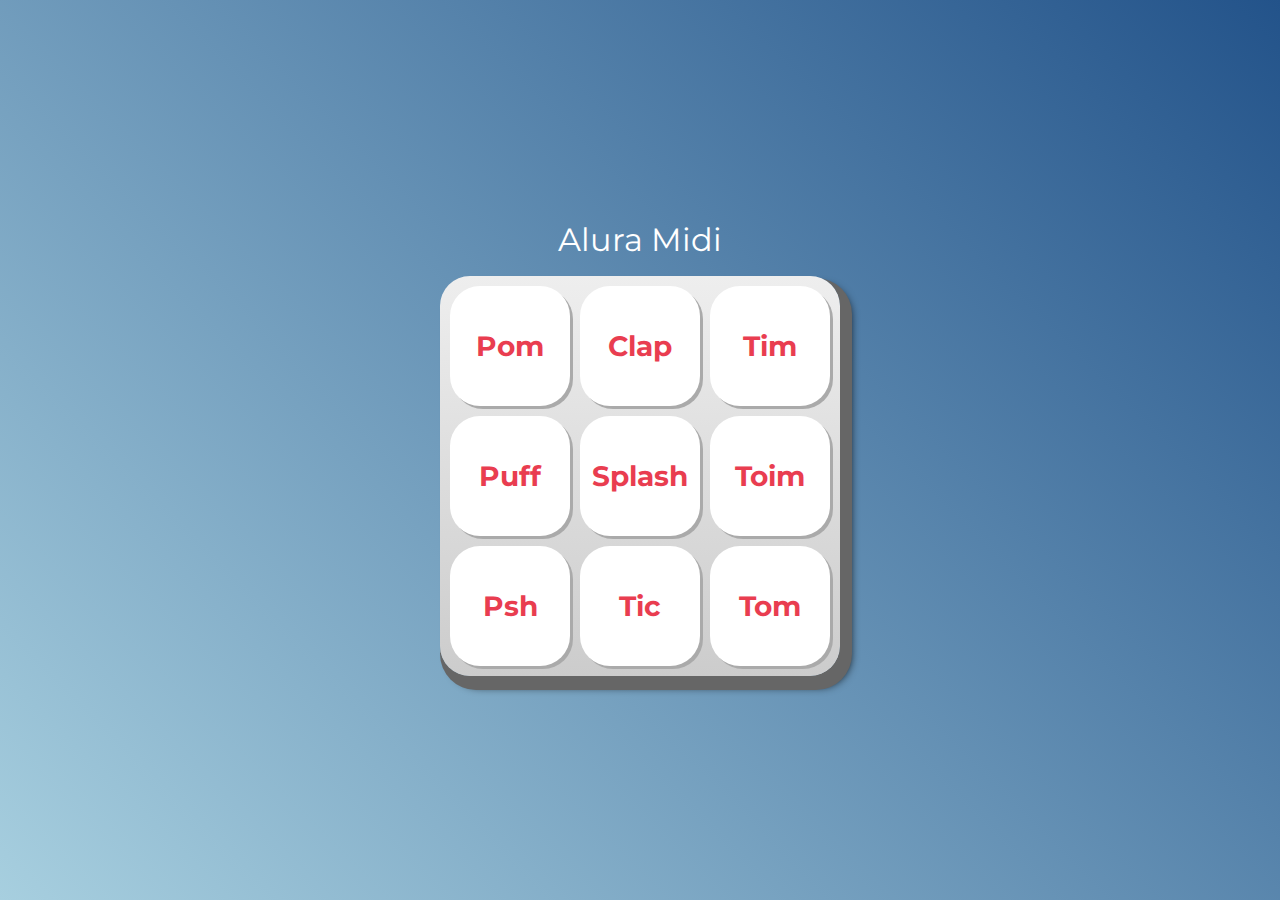
<file: alura-midi/index.html>
<!DOCTYPE html>
<html lang="pt-BR">
<head>
    <meta charset="UTF-8">
    <meta http-equiv="X-UA-Compatible" content="IE=edge">
    <meta name="viewport" content="width=device-width, initial-scale=1.0">

    <title>Alura MIDI</title>

    <link rel="preconnect" href="https://fonts.googleapis.com">
    <link rel="preconnect" href="https://fonts.gstatic.com" crossorigin>
    <link href="https://fonts.googleapis.com/css2?family=Montserrat:wght@500;600&display=swap" rel="stylesheet">

    <link rel="icon" type="image/png" href="images/bateria.png">
    <link rel="stylesheet" href="css/reset.css">
    <link rel="stylesheet" href="css/estilos.css">
</head>
<body>
    <h1>Alura Midi</h1>

    <section class="teclado">
        <button class="tecla tecla_pom">Pom</button>
        <button class="tecla tecla_clap">Clap</button>
        <button class="tecla tecla_tim">Tim</button>

        <button class="tecla tecla_puff">Puff</button>
        <button class="tecla tecla_splash">Splash</button>
        <button class="tecla tecla_toim">Toim</button>

        <button class="tecla tecla_psh">Psh</button>
        <button class="tecla tecla_tic">Tic</button>
        <button class="tecla tecla_tom">Tom</button>
    </section>

    <audio src="sounds/keyq.wav" id="som_tecla_pom"></audio>
    <audio src="sounds/keyw.wav" id="som_tecla_clap"></audio>
    <audio src="sounds/keye.wav" id="som_tecla_tim"></audio>
    <audio src="sounds/keya.wav" id="som_tecla_puff"></audio>
    <audio src="sounds/keys.wav" id="som_tecla_splash"></audio>
    <audio src="sounds/keyd.wav" id="som_tecla_toim"></audio>
    <audio src="sounds/keyz.wav" id="som_tecla_psh"></audio>
    <audio src="sounds/keyx.wav" id="som_tecla_tic"></audio>
    <audio src="sounds/keyc.wav" id="som_tecla_tom"></audio>

    <script src="main.js"></script>
</body>
</html>
</file>
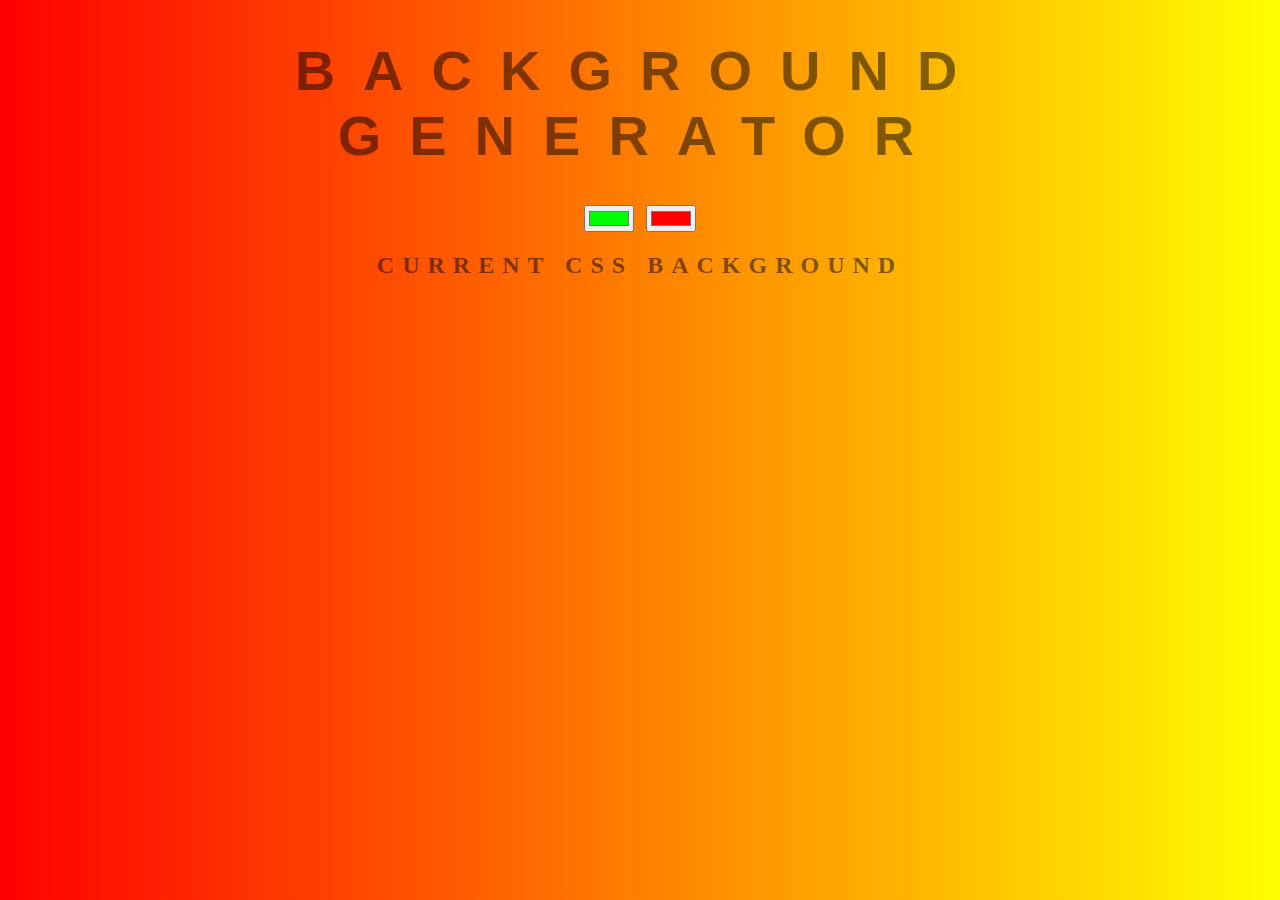
<file: background-generator/index.html>
<!DOCTYPE html>
<html>
<head>
	<title>Gradient Background</title>
	<link rel="stylesheet" type="text/css" href="style.css">
</head>
<body id="gradient">
	<h1>Background Generator</h1>
	<input class="color1" type="color" name="color1" value="#00ff00">
	<input class="color2" type="color" name="color2" value="#ff0000">
	<h2>Current CSS Background</h2>
	<h3></h3>
	<script type="text/javascript" src="script.js"></script>
</body>
</html>
</file>
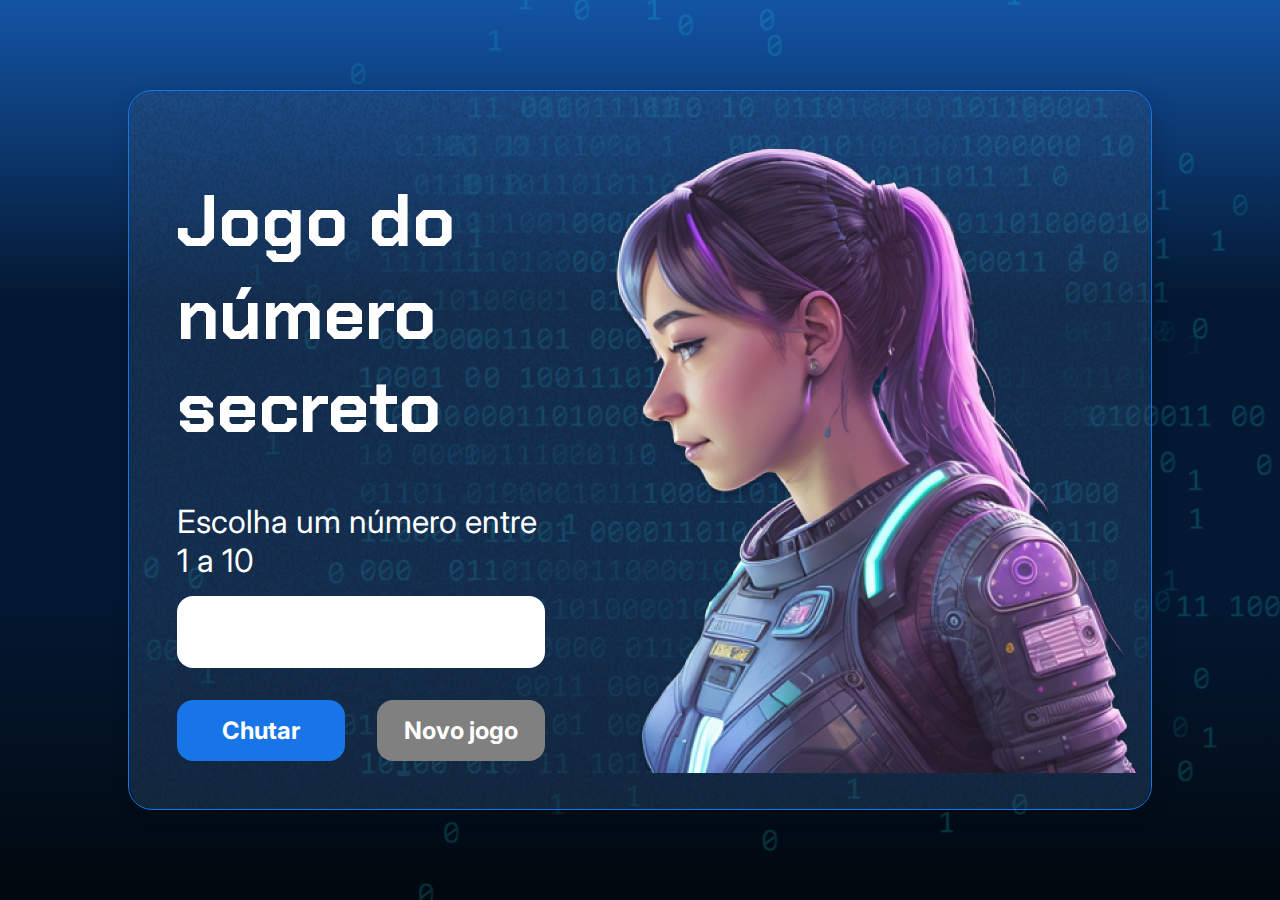
<file: jogo-do-numero-secreto-updated/index.html>
<!DOCTYPE html>
<html lang="pt-br">

<head>
    <meta charset="UTF-8">
    <meta name="viewport" content="width=device-width, initial-scale=1.0">
    <script src="https://code.responsivevoice.org/responsivevoice.js"></script>
    <link rel="preconnect" href="https://fonts.googleapis.com">
    <link rel="preconnect" href="https://fonts.gstatic.com" crossorigin>
    <link href="https://fonts.googleapis.com/css2?family=Chakra+Petch:wght@700&family=Inter:wght@400;700&display=swap"
        rel="stylesheet">
    <link rel="stylesheet" href="style.css">
    <title>JS Game</title>
</head>

<body>

    <div class="container">
        <div class="container__conteudo">
            <div class="container__informacoes">
                <div class="container__texto">
                    <h1>Adivinhe o <span class="container__texto-azul">numero secreto</span></h1>
                    <p class="texto__paragrafo">Escolha um número entre 1 a 10</p>
                </div>
                <input type="number" min="1" max="10" class="container__input">
                <div class="chute container__botoes">
                    <button onclick="verificarChute()" class="container__botao">Chutar</button>
                    <button onclick="reiniciarJogo()" id="reiniciar" class="container__botao" disabled>Novo jogo</button>
                </div>
            </div>
            <img src="./img/ia.png" alt="Uma pessoa olhando para a esquerda" class="container__imagem-pessoa" />
        </div>
    </div>




    <script src="app.js" defer></script>
</body>

</html>
</file>
<file: alura-midi/css/estilos.css>
:root {
  --cinza: #aaa;
  --vermelha: #e93d50;
  --vermelha-escura: #af303f;
  --branca: #fff;
  --luz: rgb(229, 255, 0);
}

body {
  align-items: center;
  background: linear-gradient(45deg, #a7cfdf 0%,#23538a 100%);
  display: flex;
  justify-content: center;
  flex-direction: column;
  font-family: 'Montserrat', sans-serif;
  min-height: 100vh;
}

h1 {
  color: var(--branca);
  margin-bottom: 20px;
  font-size: 2rem;
}

.teclado {
  background: linear-gradient(to bottom, #eeeeee 0%,#cccccc 100%);
  box-shadow: 6px 8px 0 6px #666, 10px 10px 10px #000;
  border-radius: 30px;
  display: grid;
  gap: 10px;
  grid-template-columns: repeat(3, 1fr);
  padding: 10px;
}

.tecla {
  background-color: var(--branca);
  border-radius: 30px;
  box-shadow: 3px 3px 0 var(--cinza);
  color: var(--vermelha);
  cursor: pointer;
  height: 120px;
  font-size: 1.75em;
  font-weight: bold;
  line-height: 120px;
  text-align: center;
  width: 120px;
}

.tecla.ativa,
.tecla:active {
  background-color: var(--vermelha);
  border: 4px solid  var(--vermelha);
  box-shadow: 3px 3px 0 var(--vermelha-escura) inset;
  color: var(--branca);
  outline: none;
}

.tecla.focus,
.tecla:focus {
  outline: none;
  box-shadow: 1px 1px 10px var(--luz);
}

.tecla.active:focus,
.tecla:active:focus {
  box-shadow: 3px 3px 0 var(--vermelha-escura) inset, 1px 1px 10px var(--luz);
}
</file>
<file: background-generator/style.css>
body {
	font: 'Raleway', sans-serif;
    color: rgba(0,0,0,.5);
    text-align: center;
    text-transform: uppercase;
    letter-spacing: .5em;
    top: 15%;
	background: linear-gradient(to right, red , yellow); /* Standard syntax */
}

h1 {
    font: 600 3.5em 'Raleway', sans-serif;
    color: rgba(0,0,0,.5);
    text-align: center;
    text-transform: uppercase;
    letter-spacing: .5em;
    width: 100%;
}

h3 {
	font: 900 1em 'Raleway', sans-serif;
    color: rgba(0,0,0,.5);
    text-align: center;
    text-transform: none;
    letter-spacing: 0.01em;

}
</file>
<file: jogo-do-numero-secreto-updated/style.css>
* {
    box-sizing: border-box;
    margin: 0;
    padding: 0;
    color: white;
}

body {
    background: linear-gradient(#1354A5 0%, #041832 33.33%, #041832 66.67%, #01080E 100%);
    height: 100vh;
    display: flex;
    align-items: center;
    justify-content: center;
}


body::before {
    background-image: url("img/code.png");
    background-repeat: no-repeat;
    background-position: right;
    content: "";
    display: block;
    position: absolute;
    width: 100%;
    height: 100%;
    opacity: 0.4;
}

.container {
    width: 80%;
    height: 80%;
    display: flex;
    align-items: center;
    justify-content: space-between;
    border-radius: 24px;
    border: 1px solid #1875E8;
    box-shadow: 4px 4px 20px 0px rgba(1, 8, 14, 0.15);
    background-image: url("img/Ruido.png");
    background-size: 100% 100%;
    position: relative;
}


.container__conteudo {
    display: flex;
    align-items: center;
    position: absolute;
    bottom: 0;
}

.container__informacoes {
    flex: 1;
    padding: 3rem;
}

.container__botao {
    border-radius: 16px;
    background: #1875E8;
    padding: 16px 24px;
    width: 100%;
    font-size: 24px;
    font-weight: 700;
    border: none;
    margin-top: 2rem;
}

.container__texto {
    margin: 16px 0 16px 0;
}

.container__texto-azul {
    color: #1875E8;
}

.container__input {
    width: 100%;
    height: 72px;
    border-radius: 16px;
    background-color: #FFF;
    border: none;
    color: #1875E8;
    padding: 2rem;
    font-size: 24px;
    font-weight: 700;
    font-family: 'Inter', sans-serif;
}

.container__botoes {
    display: flex;
    gap: 2em;
}

h1 {
    font-family: 'Chakra Petch', sans-serif;
    font-size: 72px;
    padding-bottom: 3rem;
}

p,
button {
    font-family: 'Inter', sans-serif;
}

.texto__paragrafo {
    font-size: 32px;
    font-weight: 400;
}

button:disabled {
    background-color: gray;
}

@media screen and (max-width: 1250px) {

    h1 {
        font-size: 50px;
    }

    .container__botao {
        font-size: 16px;
    }


    .texto__paragrafo {
        font-size: 24px;
    }

    .container__imagem-pessoa {
        display: none;
    }

    .container__conteudo {
        display: block;
        position: inherit;
    }

    .container__informacoes {
        padding: 1rem
    }
}
</file>
